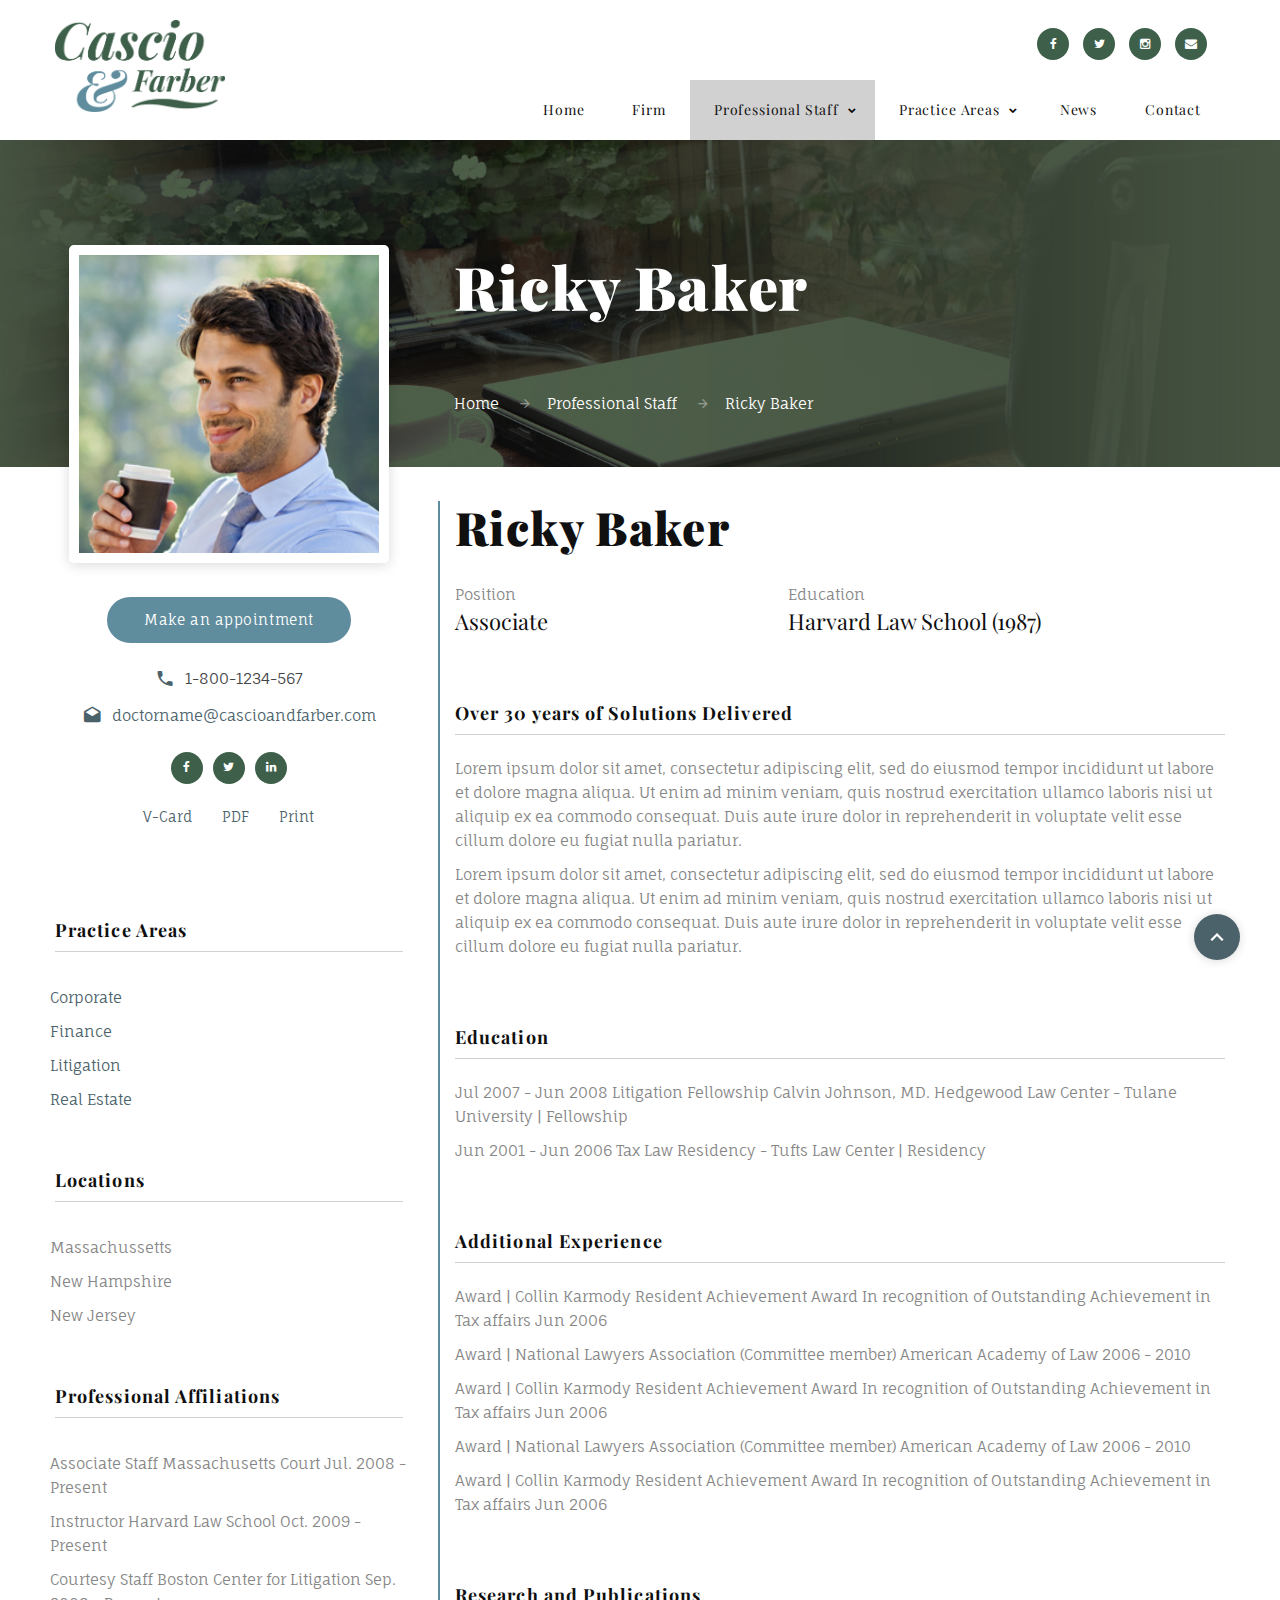
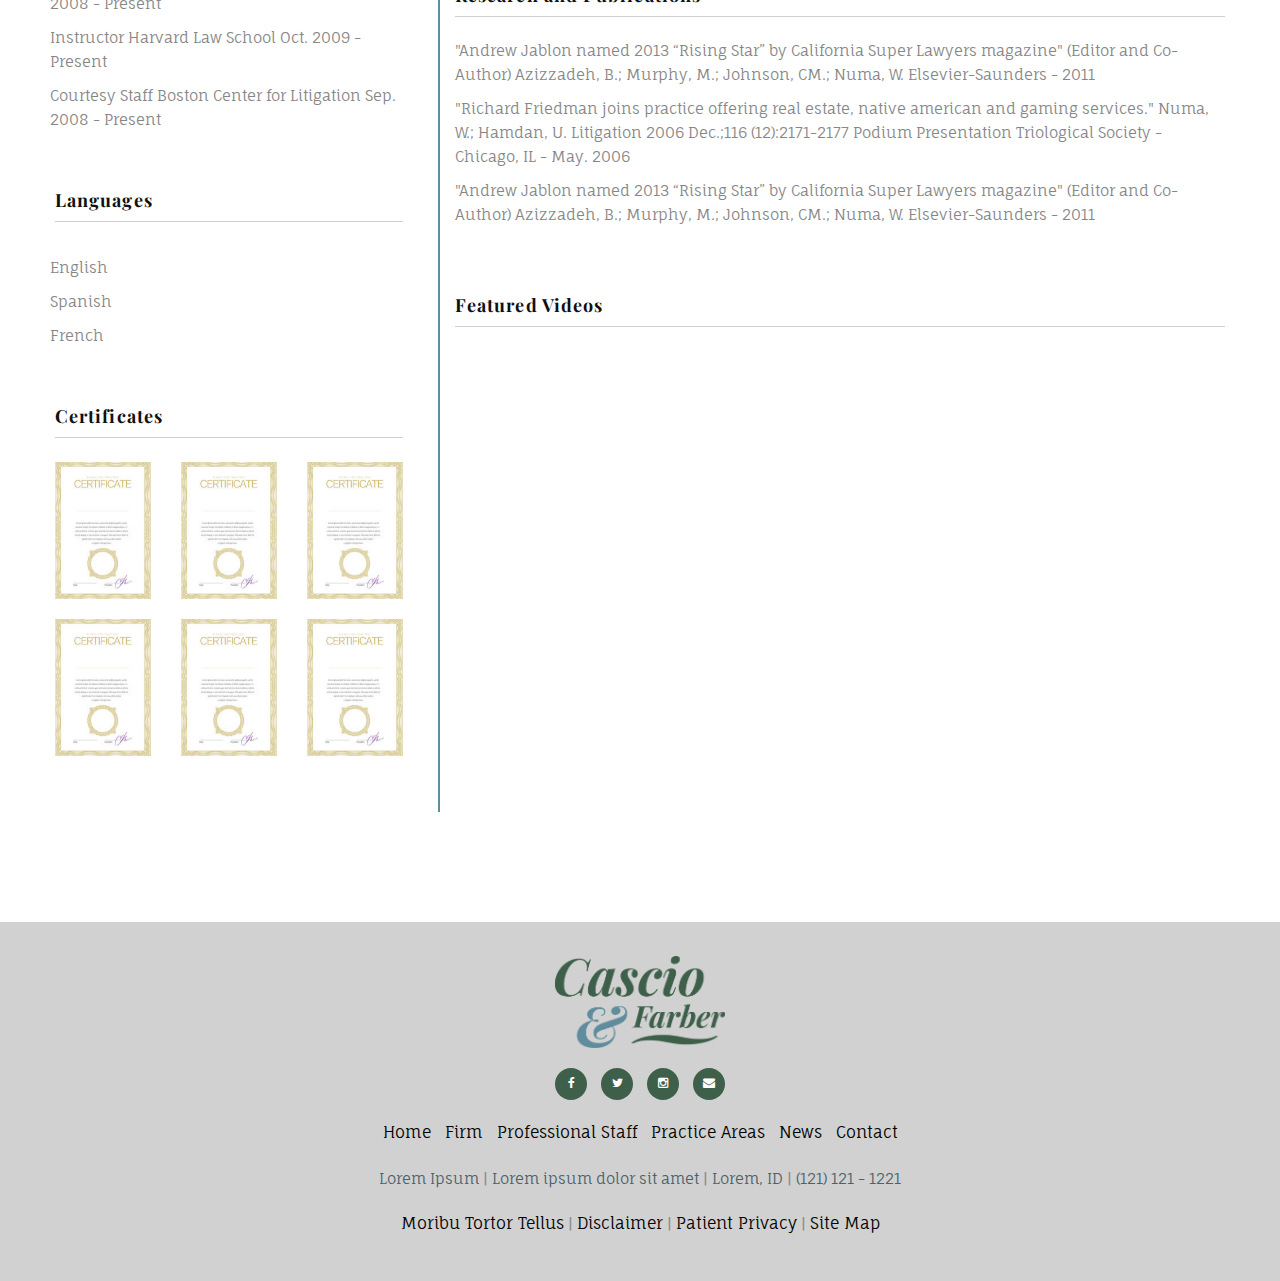
<file: team-member.html>
<!DOCTYPE html>
<html lang="en" class="wide wow-animation smoothscroll scrollTo">
  <head>
    <!-- Site Title-->
    <title>Cascio & Faber</title>
    <meta charset="utf-8">
    <meta name="format-detection" content="telephone=no">
    <meta name="viewport" content="width=device-width, height=device-height, initial-scale=1.0, maximum-scale=1.0, user-scalable=0">
    <meta http-equiv="X-UA-Compatible" content="IE=Edge">
    <meta name="keywords" content="Visage design multipurpose template">
    <meta name="date" content="Dec 26">
    <link rel="icon" href="images/favicon.png" type="image/x-icon">
    <!-- Stylesheets-->
    <link href="https://fonts.googleapis.com/css?family=Fauna+One|Playfair+Display:700,900" rel="stylesheet"> 
    <link rel="stylesheet" href="css/style.css">

    <!--[if lt IE 10]>
    <div style="background: #212121; padding: 10px 0; box-shadow: 3px 3px 5px 0 rgba(0,0,0,.3); clear: both; text-align:center; position: relative; z-index:1;"><a href="http://windows.microsoft.com/en-US/internet-explorer/"><img src="images/ie8-panel/warning_bar_0000_us.jpg" border="0" height="42" width="820" alt="You are using an outdated browser. For a faster, safer browsing experience, upgrade for free today."></a></div>
    <script src="js/html5shiv.min.js"></script>
    <![endif]-->
  </head>
  <body>
    <!-- Page-->
    <div class="page text-center">
      <!-- Page Head-->
      <header class="page-head">
        <!-- RD Navbar minimal-->
        <div class="rd-navbar-wrap">
          <nav data-md-device-layout="rd-navbar-fixed" data-lg-device-layout="rd-navbar-static" class="rd-navbar rd-navbar-minimal rd-navbar-light" data-lg-auto-height="true" data-md-layout="rd-navbar-static" data-lg-layout="rd-navbar-static" data-lg-stick-up="true">
            <div class="rd-navbar-inner">
              <div class="rd-navbar-top-panel">
                <address class="contact-info reveal-sm-inline-block text-left offset-none">
                  <div class="rd-navbar-brand veil reveal-md-inline-block"><a href="index.html"><img class='img-responsive logo' src='images/logo.png' alt=''/></a></div>
                </address>
                <!--Navbar Brand-->
                <ul class="list-inline">
                  <li><a href="http://facebook.com" class="icon fa fa-facebook icon-xxs icon-circle icon-gray-light"></a></li>
                  <li><a href="http://twitter.com" class="icon fa fa-twitter icon-xxs icon-circle icon-gray-light"></a></li>
                  <li><a href="http://instagram.com" class="icon fa fa-instagram icon-xxs icon-circle icon-gray-light"></a></li>
                  <li style="margin-right: 18px"><a href="mailto:#" class="icon fa fa-envelope icon-xxs icon-circle icon-gray-light"></a></li>
                            
                </ul>
              </div>
              <!-- RD Navbar Panel-->
              <div class="rd-navbar-panel">
                <!-- RD Navbar Toggle-->
                <button data-rd-navbar-toggle=".rd-navbar, .rd-navbar-nav-wrap" class="rd-navbar-toggle"><span></span></button>
                <!--Navbar Brand-->
                <div class="rd-navbar-brand veil-md"><a href="index.html"><img width='203' height='70' class='img-responsive' src='images/logo.png' alt=''/></a></div>
                <button data-rd-navbar-toggle=".rd-navbar, .rd-navbar-top-panel" class="rd-navbar-top-panel-toggle"><span></span></button>
              </div>
              <div class="rd-navbar-menu-wrap">
                <div class="rd-navbar-nav-wrap">
                  <div class="rd-navbar-mobile-scroll">
                    <!--Navbar Brand Mobile-->
                    <div class="rd-navbar-mobile-brand"><a href="index.html"><img width='150' class='img-responsive' src='images/logo.png' alt=''/></a></div>
                    
                    <!-- RD Navbar Nav-->
                    <ul class="rd-navbar-nav">
                      <li><a href="index.html"><span>Home</span></a>
                      </li>
                      <li><a href="about.html"><span>Firm</span></a>
                      </li>
                      <li class="active"><a href="our-team.html"><span>Professional Staff</span></a>
                      <ul class="rd-navbar-dropdown">
                          <li><a href="team-member.html"><span class="text-middle">Ricky Baker</span></a>
                          </li>
                          <li><a href="team-member.html"><span class="text-middle">John Doe</span></a>
                          </li>
                          <li><a href="team-member.html"><span class="text-middle">Staci Curtis</span></a>
                          </li>
                        </ul>
                      </li>
                      
                      <li><a href="practices.html"><span>Practice Areas</span></a>
                       <ul class="rd-navbar-dropdown">
                          <li><a href="practice.html"><span class="text-middle">Corporate</span></a>
                          </li>
                          <li><a href="practice.html"><span class="text-middle">Finance</span></a>
                          </li>
                          <li><a href="practice.html"><span class="text-middle">Litigation</span></a>
                          </li>
                          <li><a href="practice.html"><span class="text-middle">Real Estate</span></a>
                          </li>
                          <li><a href="practice.html"><span class="text-middle">Native American</span></a>
                          </li>
                          <li><a href="practice.html"><span class="text-middle">Tax</span></a>
                          </li>
                        </ul>
                      </li>
                      <li><a href="news.html"><span>News</span></a>
                      </li>
                      <li><a href="contacts.html"><span>Contact</span></a>
                      </li>
                    </ul>
                  </div>
                </div>
                <!--RD Navbar Search-->
                
              </div>
            </div>
          </nav>
        </div>
      </header>
      <div class="breadcrumb-inset-left">
        <!-- Modern Breadcrumbs-->
        <section class="breadcrumb-modern text-md-left" style="background-image: url(images/backgrounds/background-02-1920x537.jpg)">
          <div class="shell section-34 section-md-top-110 section-md-bottom-41">
            <div class="breadcrumb-box">
              <h2>Ricky Baker</h2>
              <ul class="list-inline list-inline-arrows p offset-top-34 offset-md-top-70">
                <li><a href="index.html" class="breadcrumbsheader">Home</a></li>
                <li><a href="our-team.html" class="breadcrumbsheader">Professional Staff</a></li>
                <li>Ricky Baker
                </li>
              </ul>
            </div>
          </div>
        </section>
      </div>
      <!-- Page Content-->
      <main class="page-content">
        <!-- team member section-->
        <section class="section-98 section-sm-top-34 section-sm-bottom-110">
          <div class="shell">
            <div class="range range-xs-center">
              <div class="cell-xs-10 cell-md-4 right-border">
                <!-- Member block type 5-->
                <div class="member-block-type-5 inset-md-right-20"><img src="images/gallery/ricky.jpg" width="320" height="320" alt="" class="img-responsive center-block"/>
                  <div class="member-block-body"><a href="contacts.html" class="btn btn-ellipse btn-primary">Make an appointment</a>
                    <address class="contact-info offset-top-20 offset-sm-top-24">
                      <ul class="list-unstyled p">
                        <li><span class="icon icon-xxxs text-middle text-primary mdi mdi-phone"></span><a href="callto:1-800-1234-567" class="text-middle reveal-inline-block text-gray-darker">1-800-1234-567</a></li>
                        <li><span class="icon icon-xxxs text-middle text-primary mdi mdi-email-open"></span><a href="mailto:mail@demolink.org" class="text-middle reveal-inline-block">doctorname@cascioandfarber.com</a></li>
                      </ul>
                    </address>
                    <div class="offset-top-24">
                      <ul class="list-inline list-inline-xs">
                        <li><a href="#" class="icon icon-xxs icon-circle icon-gray-light fa-facebook"></a></li>
                        <li><a href="#" class="icon icon-xxs icon-circle icon-gray-light fa-twitter"></a></li>
                        <li><a href="#" class="icon icon-xxs icon-circle icon-gray-light fa-linkedin"></a></li>
                      </ul>
                      <ul class="list-inline list-inline-xs resume">
                        <li><a href="#">V-Card</a></li>
                        <li><a href="#">PDF</a></li>
                        <li><a href="#">Print</a></li>
                      </ul>
                    </div>
                  </div>
                </div>
                <div class="offset-top-34 text-sm-left inset-md-right-20">
                  <h6 class="text-left">Practice Areas</h6>
                  <hr class="text-subline">
                  <div class="range range-sm-left offset-top-24">
                    <ul class="professional-list">  
                      <li><a href="practice.html">Corporate</a>
                      </li>
                      <li><a href="practice.html">Finance</a>
                      </li>
                      <li><a href="practice.html">Litigation</a>
                      </li>
                      <li><a href="practice.html">Real Estate</a>
                      </li>
                    </ul>
                  </div>
                </div> 
                <div class="offset-top-34 text-sm-left inset-md-right-20">
                  <h6 class="text-left">Locations</h6>
                  <hr class="text-subline">
                  <div class="range range-sm-left offset-top-24">
                    <ul class="professional-list">  
                      <li>Massachussetts
                      </li>
                      <li>New Hampshire
                      </li>
                      <li>New Jersey
                      </li>
                    </ul>
                  </div>
                </div> 
                <div class="offset-top-34 text-sm-left inset-md-right-20">
                  <h6 class="text-left">Professional Affiliations</h6>
                  <hr class="text-subline">
                  <div class="range range-sm-left offset-top-24">
                    <ul class="professional-list">  
                      <li>Associate Staff Massachusetts Court Jul. 2008 - Present
                      </li>
                      <li>Instructor Harvard Law School Oct. 2009 - Present
                      </li>
                      <li>Courtesy Staff Boston Center for Litigation Sep. 2008 - Present
                      </li>
                      <li>Instructor Harvard Law School Oct. 2009 - Present
                      </li>
                      <li>Courtesy Staff Boston Center for Litigation Sep. 2008 - Present
                      </li>
                    </ul>
                  </div>
                </div>
                <div class="offset-top-34 text-sm-left inset-md-right-20">
                  <h6 class="text-left">Languages</h6>
                  <hr class="text-subline">
                  <div class="range range-sm-left offset-top-24">
                    <ul class="professional-list">  
                      <li>English
                      </li>
                      <li>Spanish
                      </li>
                      <li>French
                      </li>
                    </ul>
                  </div>
                </div>
                <div class="offset-top-34 text-sm-left inset-md-right-20">
                  <h6 class="text-left">Certificates</h6>
                  <hr class="text-subline">
                  <div class="range range-xs-center range-sm-left offset-top-24">
                    <div class="cell-xs-8 cell-sm-4"><a class="thumbnail-classic" data-photo-swipe-item="" data-size="700x970" href="images/certificate-01-100x138.jpg">
                        <figure><img width="100" height="138" src="images/certificate-01-100x138.jpg" alt=""/>
                        </figure></a>
                    </div>
                    <div class="cell-xs-8 cell-sm-4 offset-top-20 offset-sm-top-0"><a class="thumbnail-classic" data-photo-swipe-item="" data-size="700x970" href="images/certificate-01-100x138.jpg">
                        <figure><img width="100" height="138" src="images/certificate-01-100x138.jpg" alt=""/>
                        </figure></a>
                    </div>
                    <div class="cell-xs-8 cell-sm-4 offset-top-20 offset-sm-top-0"><a class="thumbnail-classic" data-photo-swipe-item="" data-size="700x970" href="images/certificate-01-100x138.jpg">
                        <figure><img width="100" height="138" src="images/certificate-01-100x138.jpg" alt=""/>
                        </figure></a>
                    </div>
                    <div class="cell-xs-8 cell-sm-4 offset-top-20"><a class="thumbnail-classic" data-photo-swipe-item="" data-size="700x970" href="images/certificate-01-100x138.jpg">
                        <figure><img width="100" height="138" src="images/certificate-01-100x138.jpg" alt=""/>
                        </figure></a>
                    </div>
                    <div class="cell-xs-8 cell-sm-4 offset-top-20"><a class="thumbnail-classic" data-photo-swipe-item="" data-size="700x970" href="certificate-01-100x138.jpg">
                        <figure><img width="100" height="138" src="images/certificate-01-100x138.jpg" alt=""/>
                        </figure></a>
                    </div>
                    <div class="cell-xs-8 cell-sm-4 offset-top-20"><a class="thumbnail-classic" data-photo-swipe-item="" data-size="700x970" href="certificate-01-100x138.jpg">
                        <figure><img width="100" height="138" src="images/certificate-01-100x138.jpg" alt=""/>
                        </figure></a>
                    </div>
                  </div>
                </div> 
              </div>  
              <div class="cell-xs-10 cell-md-8 text-md-left offset-top-60 offset-md-top-0">
                <h3 class="text-bold text-left">Ricky Baker</h3>
                <div class="range offset-top-30 text-left">
                  <div class="cell-sm-5">
                    <div>Position</div>
                    <h5 class="text-bold">Associate</h5>
                  </div>
                  <div class="cell-sm-7 offset-top-41 offset-sm-top-0 text-left">
                    <div>Education</div>
                    <h5 class="text-bold">Harvard Law School (1987)</h5>
                  </div>
                </div>
                <div class="offset-top-66 text-left">
                  <h6>Over 30 years of Solutions Delivered</h6>
                  <hr class="text-subline">
                  <p>Lorem ipsum dolor sit amet, consectetur adipiscing elit, sed do eiusmod tempor incididunt ut labore et dolore magna aliqua. Ut enim ad minim veniam, quis nostrud exercitation ullamco laboris nisi ut aliquip ex ea commodo consequat. Duis aute irure dolor in reprehenderit in voluptate velit esse cillum dolore eu fugiat nulla pariatur.</p>
                  <p>Lorem ipsum dolor sit amet, consectetur adipiscing elit, sed do eiusmod tempor incididunt ut labore et dolore magna aliqua. Ut enim ad minim veniam, quis nostrud exercitation ullamco laboris nisi ut aliquip ex ea commodo consequat. Duis aute irure dolor in reprehenderit in voluptate velit esse cillum dolore eu fugiat nulla pariatur.</p>
                </div>
                <div class="offset-top-66 text-left">
                  <h6>Education</h6>
                  <hr class="text-subline">
                  <p> Jul 2007 - Jun 2008 Litigation Fellowship
                Calvin Johnson, MD. Hedgewood Law Center - Tulane University | Fellowship</p>
                  <p>Jun 2001 - Jun 2006 Tax Law Residency - Tufts Law Center | Residency</p>                 
                </div>   
                <div class="offset-top-66 text-left">
                  <h6>Additional Experience</h6>
                  <hr class="text-subline">
                  <p>Award | Collin Karmody Resident Achievement Award
                  In recognition of Outstanding Achievement in Tax affairs
                  Jun 2006</p>
                  <p>Award | National Lawyers Association (Committee member)	
                  American Academy of Law 
                  2006 - 2010</p>
                  <p>Award | Collin Karmody Resident Achievement Award
                  In recognition of Outstanding Achievement in Tax affairs
                  Jun 2006</p>
                  <p>Award | National Lawyers Association (Committee member)  
                  American Academy of Law 
                  2006 - 2010</p>
                  <p>Award | Collin Karmody Resident Achievement Award
                  In recognition of Outstanding Achievement in Tax affairs
                  Jun 2006</p>
                </div>
                <div class="offset-top-66 text-left">
                  <h6>Research and Publications</h6>
                  <hr class="text-subline">
                  <p>"Andrew Jablon named 2013 “Rising Star” by California Super Lawyers magazine" (Editor and Co-Author) 
                  Azizzadeh, B.; Murphy, M.; Johnson, CM.; Numa, W. Elsevier-Saunders - 2011</p>
                  <p>"Richard Friedman joins practice offering real estate, native american and gaming services." 
                  Numa, W.; Hamdan, U. Litigation 2006 Dec.;116 (12):2171-2177 
                  Podium Presentation Triological Society - Chicago, IL - May. 2006</p>
				          <p>"Andrew Jablon named 2013 “Rising Star” by California Super Lawyers magazine" (Editor and Co-Author) 
                  Azizzadeh, B.; Murphy, M.; Johnson, CM.; Numa, W. Elsevier-Saunders - 2011</p>
                </div>       
                <div class="offset-top-66 text-left">
                  <h6>Featured Videos</h6>
                  <hr class="text-subline">
                  <div class="video-container"><iframe width="560" height="315" src="https://www.youtube.com/embed/B_HC6oQLmbc" frameborder="0" allowfullscreen></iframe></div>
                </div>       
              </div>
            </div>
          </div>
        </section>
        <!-- scott riley’s blog posts-->
      </main>
      <!-- Page Footer-->
      <!-- Default footer-->
      <footer class="section-relative section-34 page-footer context-light">
          <div class="shell">
            <div class="inset-xl-left-30">
              <div>
                <img src="images/logo.png" class="logo">
              </div>
              <div class="range-sm-center offset-top-20">
                <ul class="list-inline">
                  <li><a href="http://facebook.com" class="icon fa fa-facebook icon-xxs icon-circle icon-gray-light"></a></li>
                  <li><a href="http://twitter.com" class="icon fa fa-twitter icon-xxs icon-circle icon-gray-light"></a></li>
                  <li><a href="http://instagram.com" class="icon fa fa-instagram icon-xxs icon-circle icon-gray-light"></a></li>
                  <li><a href="mailto:#" class="icon fa fa-envelope icon-xxs icon-circle icon-gray-light"></a></li>            
                </ul>
              </div>
              <div class="range range-sm-center">
                <ul class="list-inline footermenu">
                  <li><a href="index.html">Home</a></li>
                  <li><a href="about.html">Firm</a></li>
                  <li><a href="our_team.html">Professional Staff</a></li>
                  <li><a href="practices.html">Practice Areas</a></li>
                  <li><a href="news.html">News</a></li>
                  <li><a href="contacts.html">Contact</a></li>              
                </ul>
              </div>
              <div class="offset-top-10">
                <p><a href="">Lorem Ipsum</a> | <a href="">Lorem ipsum dolor sit amet</a> | <a href="">Lorem, ID</a> | <a href="">(121) 121 - 1221</a></p>
              </div>
              <div class="offset-top-20 footermenu">
                <p><a href="">Moribu Tortor Tellus</a> | <a href="">Disclaimer</a> | <a href="">Patient Privacy</a> | <a href="">Site Map</a></p>
              </div>
            </div>
          </div>
        </footer>
    <!-- Global Mailform Output-->
    <div id="form-output-global" class="snackbars"></div>
    <!-- PhotoSwipe Gallery-->
    <div tabindex="-1" role="dialog" aria-hidden="true" class="pswp">
      <div class="pswp__bg"></div>
      <div class="pswp__scroll-wrap">
        <div class="pswp__container">
          <div class="pswp__item"></div>
          <div class="pswp__item"></div>
          <div class="pswp__item"></div>
        </div>
        <div class="pswp__ui pswp__ui--hidden">
          <div class="pswp__top-bar">
            <div class="pswp__counter"></div>
            <button title="Close (Esc)" class="pswp__button pswp__button--close"></button>
            <button title="Share" class="pswp__button pswp__button--share"></button>
            <button title="Toggle fullscreen" class="pswp__button pswp__button--fs"></button>
            <button title="Zoom in/out" class="pswp__button pswp__button--zoom"></button>
            <div class="pswp__preloader">
              <div class="pswp__preloader__icn">
                <div class="pswp__preloader__cut">
                  <div class="pswp__preloader__donut"></div>
                </div>
              </div>
            </div>
          </div>
          <div class="pswp__share-modal pswp__share-modal--hidden pswp__single-tap">
            <div class="pswp__share-tooltip"></div>
          </div>
          <button title="Previous (arrow left)" class="pswp__button pswp__button--arrow--left"></button>
          <button title="Next (arrow right)" class="pswp__button pswp__button--arrow--right"></button>
          <div class="pswp__caption">
            <div class="pswp__caption__center"></div>
          </div>
        </div>
      </div>
    </div>
    <!-- Java script-->
    <script src="js/core.min.js"></script>
    <script src="js/script.js"></script>
  </body>
</html>
</file>
